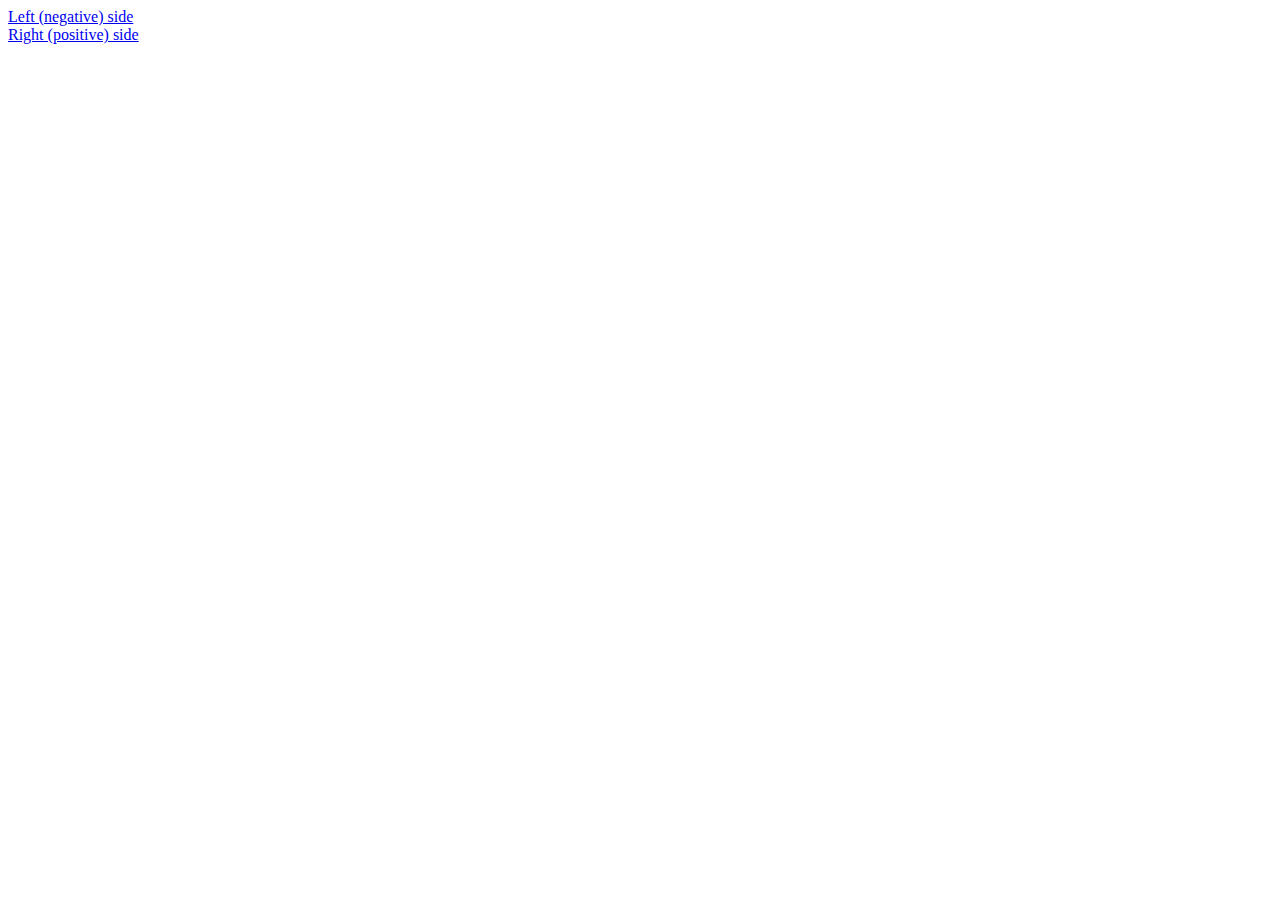
<file: index.html>
<!DOCTYPE html>
<html lang="en">
<head>
  <meta charset="UTF-8">
  <title>Orcheslide Client</title>
  <style>
    a {
      display: block;
    }
  </style>
</head>
<body>
  <a href="left-side.html">Left (negative) side</a>
  <a href="right-side.html">Right (positive) side</a>
</body>
</html>
</file>
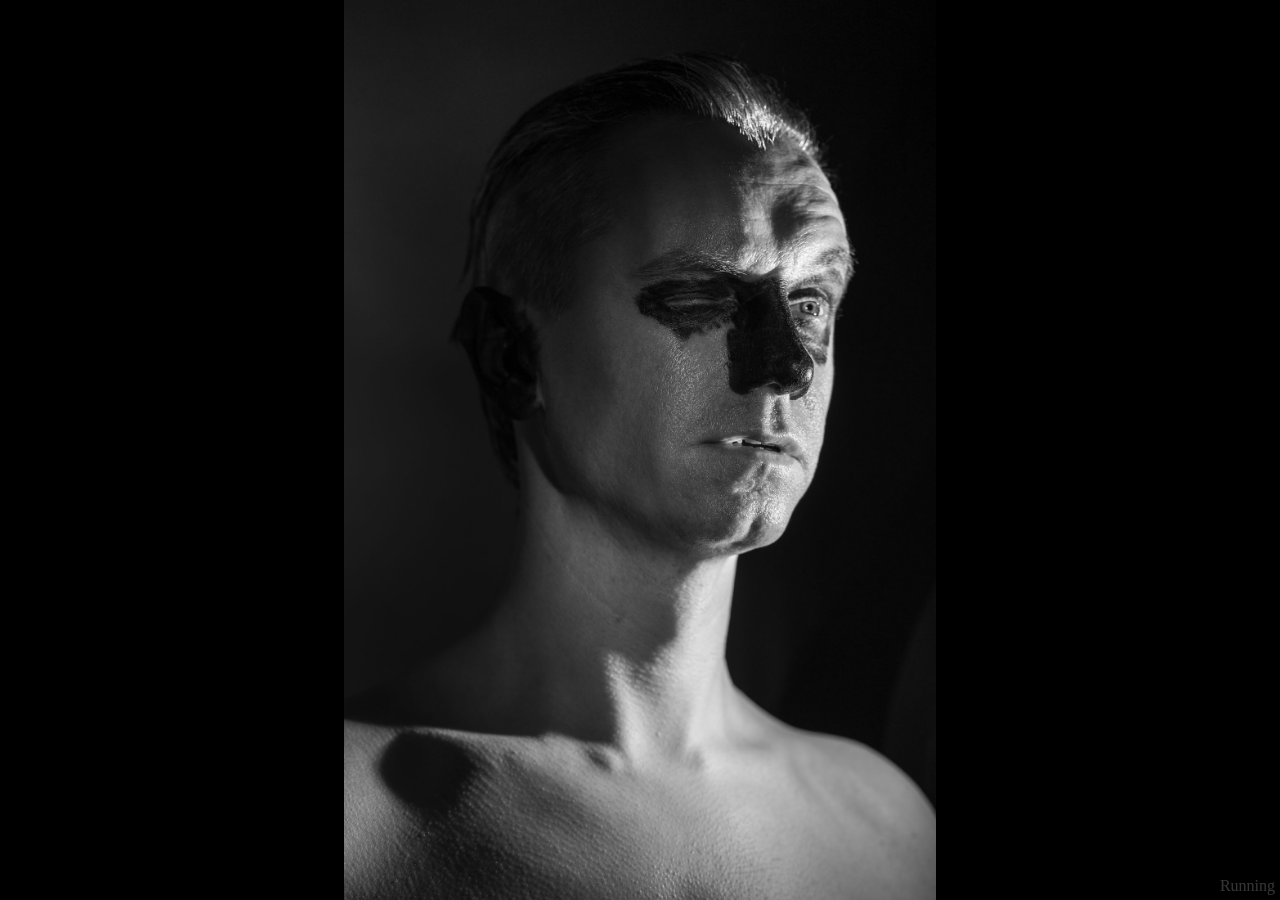
<file: left-side.html>
<!DOCTYPE html>
<html lang="en">
<head>
  <meta charset="UTF-8">
  <title>LEFT (NEGATIVE)</title>
  <link rel="stylesheet" href="./normalize.css">
  <link rel="stylesheet" href="./slideshow.css">
</head>
<body>
  <div class="slide">
    <img src="" alt="Slide image" class="slide__image">
    <div class="slide__text-wrapper">
      <span class="slide__text">Loading...</span>
    </div>
  </div>
  <div class="status-wrapper">
    <span class="status"></span>
  </div>

  <script src="./jquery-3.3.1.min.js"></script>
  <script src="./slideshow.js"></script>
  <script type="text/javascript">
    const eyeSlides = [
    { image: `1.jpg` },
    { text: `Strangers in an alley` },
    { text: `Darkness` },
    { text: `Fashion we dislike` },
    { text: `Human features we dislike` },
    { text: `An odd coloured vehicle` },
    { text: `Shocking news` },
    ]
    const earSlides = [
    { image: `2.jpg` },
    { text: `Noisy neighbours` },
    { text: `Car honk` },
    { text: `Dog bark` },
    { text: `Music we dislike` },
    { text: `Loud conversation` },
    { text: `Tinnitus` },
    ]
    const noseSlides = [
    { image: `3.jpg` },
    { text: `Wet towel` },
    { text: `Animal excrements` },
    { text: `Exhaust fumes` },
    { text: `Sweat` },
    { text: `Rotten eggs` },
    { text: `Garbage bags` },
    ]
    const tongueSlides = [
    { image: `4.jpg` },
    { text: `Ear wax` },
    { text: `Liquorice (drop) ` },
    { text: `Spinach ` },
    { text: `Blood` },
    { text: `Metal` },
    { text: `Vomit` },
    ]
    const bodySlides = [
    { image: `5.jpg` },
    { text: `Nails` },
    { text: `Slime` },
    { text: `Garbage` },
    { text: `Dust` },
    { text: `Clodged sink` },
    { text: `Dirty dishes` },
    ]
    const intellectSlides = [
    { image: `6.jpg` },
    { text: `Bad dream` },
    { text: `Person you hate` },
    { text: `Recent fight` },
    { text: `Talk with your boss` },
    { text: `Desire for another partner` },
    { text: `Imagining a bad scenario` },
    ]

    let allSlidesInOrder = [
    eyeSlides,
    earSlides,
    noseSlides,
    tongueSlides,
    bodySlides,
    intellectSlides
    ].reduce((acc, val) => acc.concat(val), [])

    const slideshowSettings = {
      defaultTextColour: 'white',
      defaultBackgroundColour: 'black',
      defaultSpeed: 7000,
      imageDirectory: './sample-images',
      slides: allSlidesInOrder,
    }

    $(document).ready(() => {
      const slideshow = new Slideshow(slideshowSettings)
      slideshow.start()
    })
  </script>
</body>
</html>
</file>
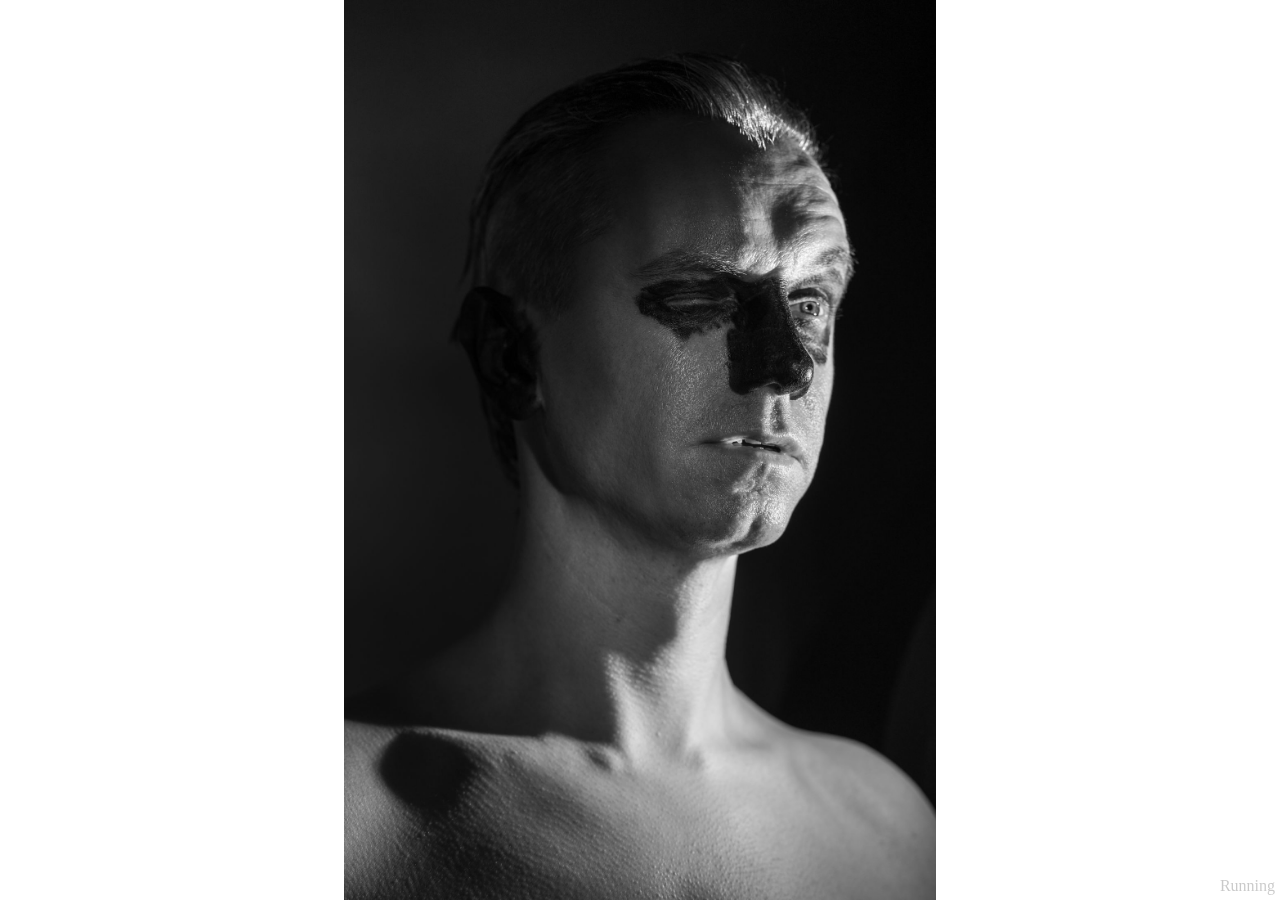
<file: right-side.html>
<!DOCTYPE html>
<html lang="en">
<head>
  <meta charset="UTF-8">
  <title>RIGHT (POSITIVE)</title>
  <link rel="stylesheet" href="./normalize.css">
  <link rel="stylesheet" href="./slideshow.css">
</head>
<body>
  <div class="slide">
    <img src="" alt="Slide image" class="slide__image">
    <div class="slide__text-wrapper">
      <span class="slide__text">Loading...</span>
    </div>
  </div>
  <div class="status-wrapper">
    <span class="status"></span>
  </div>

  <script src="./jquery-3.3.1.min.js"></script>
  <script src="./slideshow.js"></script>
  <script type="text/javascript">
    const eyeSlides = [
    { image: `1.jpg` },
    { text: `Nice painting` },
    { text: `Large house` },
    { text: `Shiny car` },
    { text: `Sunshine` },
    { text: `Fluffy clouds` },
    { text: `Colourful plants` },
    ]
    const earSlides = [
    { image: `2.jpg` },
    { text: `Soothing music` },
    { text: `A bird's song` },
    { text: `A lover's voice` },
    { text: `The sea` },
    { text: `A crackling fire` },
    { text: `Rain` },
    ]
    const noseSlides = [
    { image: `3.jpg` },
    { text: `Forest trees` },
    { text: `Flowers` },
    { text: `Freshly baked cookies` },
    { text: `Perfume` },
    { text: `Morning coffee` },
    { text: `Mawed grass` },
    ]
    const tongueSlides = [
    { image: `4.jpg` },
    { text: `Sweets` },
    { text: `Snacks` },
    { text: `Kiss` },
    { text: `Favourite meal` },
    { text: `Mother's cooking` },
    { text: `Exotic fruits` },
    ]
    const bodySlides = [
    { image: `5.jpg` },
    { text: `Comfortable clothes` },
    { text: `Bed sheets` },
    { text: `Teddybear ` },
    { text: `Warm bath` },
    { text: `Massage` },
    { text: `Embrace` },
    ]
    const intellectSlides = [
    { image: `6.jpg` },
    { text: `Nostalgic memory` },
    { text: `Catchy song` },
    { text: `A beautiful dream` },
    { text: `A crush` },
    { text: `Exciting story` },
    { text: `A new theory` },
    ]

    let allSlidesInOrder = [
    eyeSlides,
    earSlides,
    noseSlides,
    tongueSlides,
    bodySlides,
    intellectSlides
    ].reduce((acc, val) => acc.concat(val), [])

    const slideshowSettings = {
      defaultTextColour: 'black',
      defaultBackgroundColour: 'white',
      defaultSpeed: 7000,
      imageDirectory: './sample-images',
      slides: allSlidesInOrder,
    }

    $(document).ready(() => {
      const slideshow = new Slideshow(slideshowSettings)
      slideshow.start()
    })
  </script>
</body>
</html>
</file>
<file: slideshow.css>
html, body {
  display: flex;
  margin: 0;
  width: 100%;
  height: 100%;
  flex: 1;
  cursor: none;
}

.slide {
  display: flex;
  flex: 1;
  align-items: center;
  justify-content: center;
  background-size: cover;
}

.slide__image {
  display: none;
  max-height: 100vh;
  max-width: 100vw;
}

.slide__text-wrapper {
  text-align: center;
}

.slide__text {
  font-family: Cambria, serif;
  font-weight: bold;
  font-size: 10em;
}

.status-wrapper {
  position: fixed;
  bottom: 0;
  right: 0;
  padding: 5px;
}
</file>
